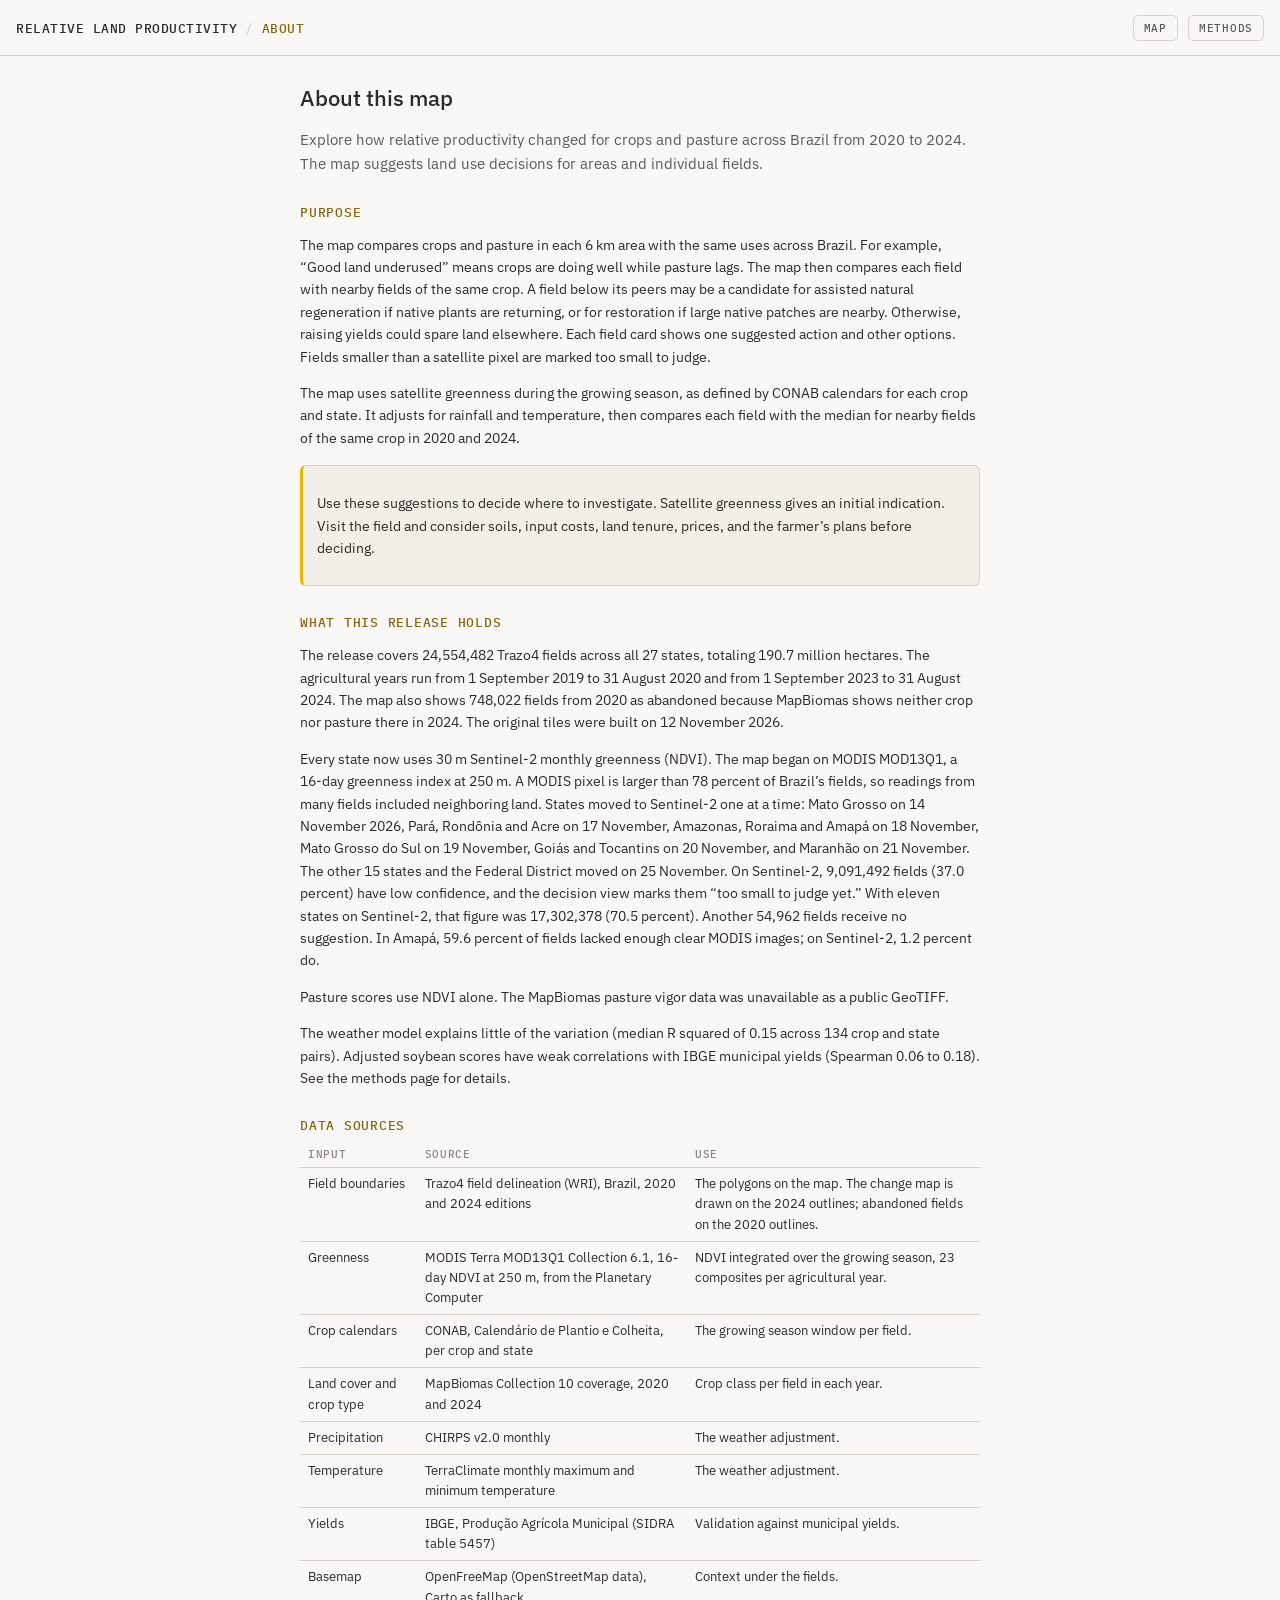
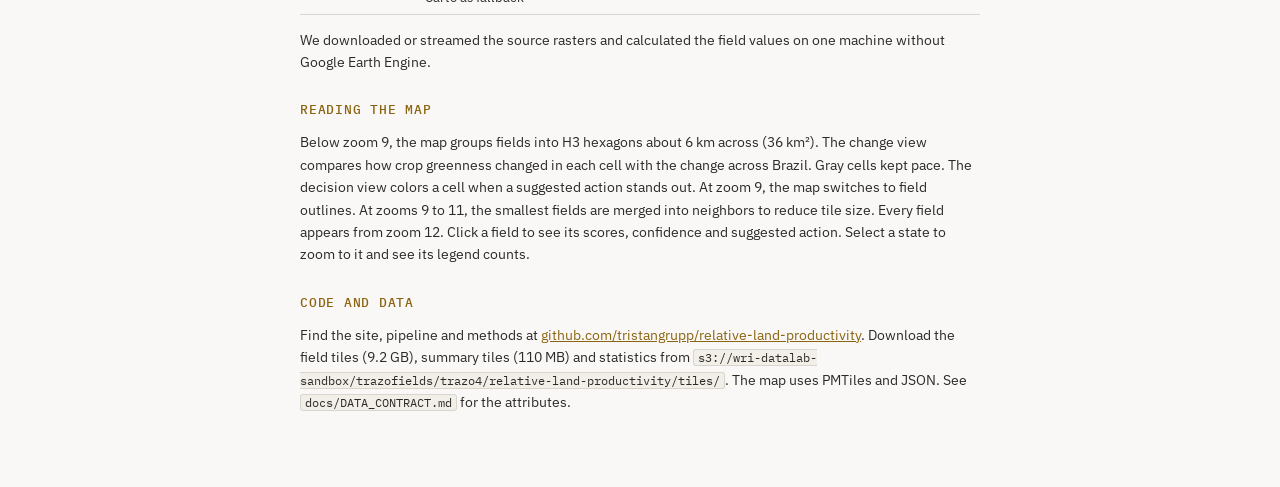
<file: docs/about.html>
<!doctype html>
<html lang="en">
<head>
<meta charset="utf-8">
<meta name="viewport" content="width=device-width,initial-scale=1">
<title>About</title>
<link rel="preconnect" href="https://fonts.googleapis.com">
<link rel="preconnect" href="https://fonts.gstatic.com" crossorigin>
<link rel="stylesheet" href="https://fonts.googleapis.com/css2?family=IBM+Plex+Mono:wght@400;500;600&family=IBM+Plex+Sans:wght@400;500;600&display=swap">
<link rel="stylesheet" href="./style.css?v=2">
</head>
<body>
<header class="header">
  <div class="crumbs">
    <a class="crumb-leaf" href="./" style="text-decoration:none">RELATIVE LAND PRODUCTIVITY</a>
    <span class="crumb-sep">/</span>
    <span class="crumb-mode">ABOUT</span>
  </div>
  <div class="header-right">
    <a class="ghost" href="./"><span>Map</span></a>
    <a class="ghost" href="./methods.html"><span>Methods</span></a>
  </div>
</header>

<main class="page">
  <h1>About this map</h1>
  <p class="lead">Explore how relative productivity changed for crops and pasture across Brazil from 2020 to 2024. The map suggests land use decisions for areas and individual fields.</p>

  <h2>Purpose</h2>
  <p>The map compares crops and pasture in each 6 km area with the same uses across Brazil. For example, “Good land underused” means crops are doing well while pasture lags. The map then compares each field with nearby fields of the same crop. A field below its peers may be a candidate for assisted natural regeneration if native plants are returning, or for restoration if large native patches are nearby. Otherwise, raising yields could spare land elsewhere. Each field card shows one suggested action and other options. Fields smaller than a satellite pixel are marked too small to judge.</p>
  <p>The map uses satellite greenness during the growing season, as defined by CONAB calendars for each crop and state. It adjusts for rainfall and temperature, then compares each field with the median for nearby fields of the same crop in 2020 and 2024.</p>

  <div class="note">
    <p>Use these suggestions to decide where to investigate. Satellite greenness gives an initial indication. Visit the field and consider soils, input costs, land tenure, prices, and the farmer’s plans before deciding.</p>
  </div>

  <h2>What this release holds</h2>
  <p>The release covers 24,554,482 Trazo4 fields across all 27 states, totaling 190.7 million hectares. The agricultural years run from 1 September 2019 to 31 August 2020 and from 1 September 2023 to 31 August 2024. The map also shows 748,022 fields from 2020 as abandoned because MapBiomas shows neither crop nor pasture there in 2024. The original tiles were built on 12 November 2026.</p>
  <p>Every state now uses 30 m Sentinel-2 monthly greenness (NDVI). The map began on MODIS MOD13Q1, a 16-day greenness index at 250 m. A MODIS pixel is larger than 78 percent of Brazil’s fields, so readings from many fields included neighboring land. States moved to Sentinel-2 one at a time: Mato Grosso on 14 November 2026, Pará, Rondônia and Acre on 17 November, Amazonas, Roraima and Amapá on 18 November, Mato Grosso do Sul on 19 November, Goiás and Tocantins on 20 November, and Maranhão on 21 November. The other 15 states and the Federal District moved on 25 November. On Sentinel-2, 9,091,492 fields (37.0 percent) have low confidence, and the decision view marks them “too small to judge yet.” With eleven states on Sentinel-2, that figure was 17,302,378 (70.5 percent). Another 54,962 fields receive no suggestion. In Amapá, 59.6 percent of fields lacked enough clear MODIS images; on Sentinel-2, 1.2 percent do.</p>
  <p>Pasture scores use NDVI alone. The MapBiomas pasture vigor data was unavailable as a public GeoTIFF.</p>
  <p>The weather model explains little of the variation (median R squared of 0.15 across 134 crop and state pairs). Adjusted soybean scores have weak correlations with IBGE municipal yields (Spearman 0.06 to 0.18). See the methods page for details.</p>

  <h2>Data sources</h2>
  <table>
    <tr><th>Input</th><th>Source</th><th>Use</th></tr>
    <tr><td>Field boundaries</td><td>Trazo4 field delineation (WRI), Brazil, 2020 and 2024 editions</td><td>The polygons on the map. The change map is drawn on the 2024 outlines; abandoned fields on the 2020 outlines.</td></tr>
    <tr><td>Greenness</td><td>MODIS Terra MOD13Q1 Collection 6.1, 16-day NDVI at 250 m, from the Planetary Computer</td><td>NDVI integrated over the growing season, 23 composites per agricultural year.</td></tr>
    <tr><td>Crop calendars</td><td>CONAB, Calendário de Plantio e Colheita, per crop and state</td><td>The growing season window per field.</td></tr>
    <tr><td>Land cover and crop type</td><td>MapBiomas Collection 10 coverage, 2020 and 2024</td><td>Crop class per field in each year.</td></tr>
    <tr><td>Precipitation</td><td>CHIRPS v2.0 monthly</td><td>The weather adjustment.</td></tr>
    <tr><td>Temperature</td><td>TerraClimate monthly maximum and minimum temperature</td><td>The weather adjustment.</td></tr>
    <tr><td>Yields</td><td>IBGE, Produção Agrícola Municipal (SIDRA table 5457)</td><td>Validation against municipal yields.</td></tr>
    <tr><td>Basemap</td><td>OpenFreeMap (OpenStreetMap data), Carto as fallback</td><td>Context under the fields.</td></tr>
  </table>
  <p>We downloaded or streamed the source rasters and calculated the field values on one machine without Google Earth Engine.</p>

  <h2>Reading the map</h2>
  <p>Below zoom 9, the map groups fields into H3 hexagons about 6 km across (36 km²). The change view compares how crop greenness changed in each cell with the change across Brazil. Gray cells kept pace. The decision view colors a cell when a suggested action stands out. At zoom 9, the map switches to field outlines. At zooms 9 to 11, the smallest fields are merged into neighbors to reduce tile size. Every field appears from zoom 12. Click a field to see its scores, confidence and suggested action. Select a state to zoom to it and see its legend counts.</p>

  <h2>Code and data</h2>
  <p>Find the site, pipeline and methods at
  <a href="https://github.com/tristangrupp/relative-land-productivity">github.com/tristangrupp/relative-land-productivity</a>.
  Download the field tiles (9.2 GB), summary tiles (110 MB) and statistics from
  <code>s3://wri-datalab-sandbox/trazofields/trazo4/relative-land-productivity/tiles/</code>. The map uses PMTiles and JSON. See <code>docs/DATA_CONTRACT.md</code> for the attributes.</p>
</main>
</body>
</html>
</file>
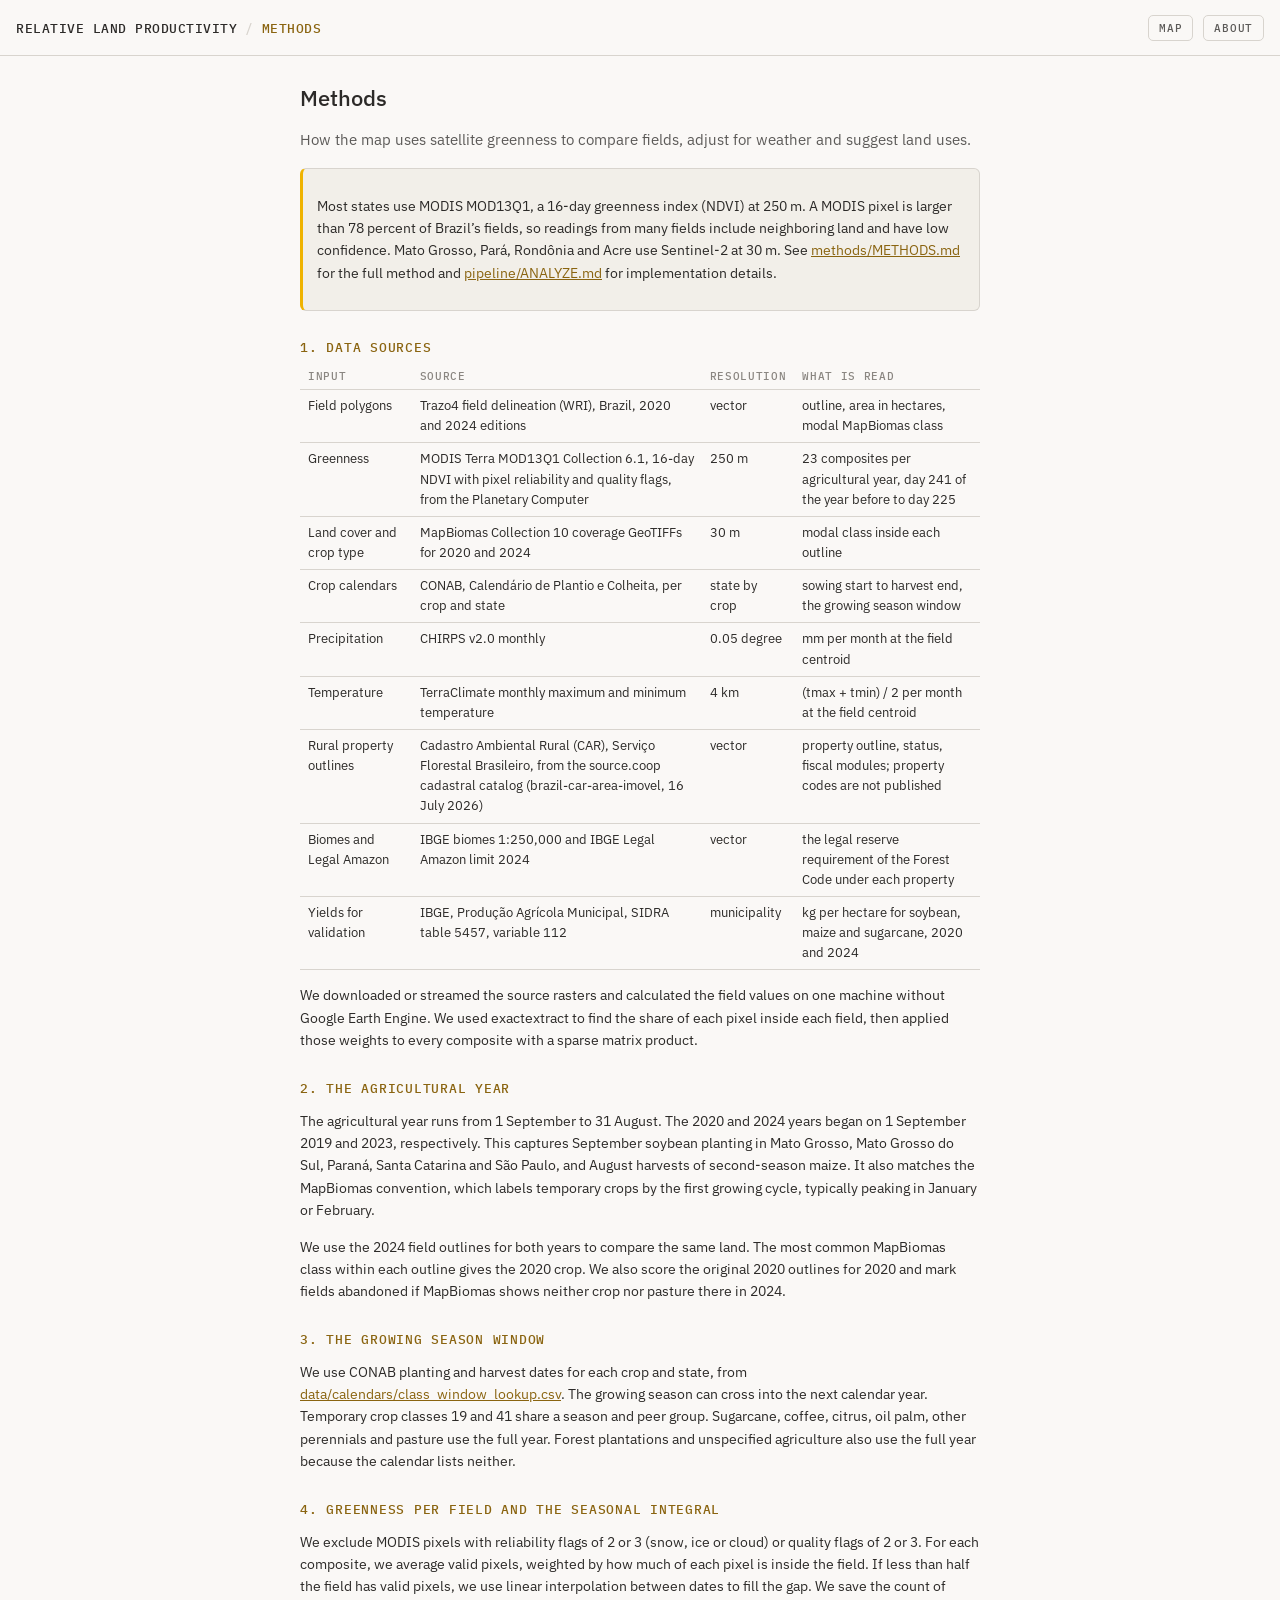
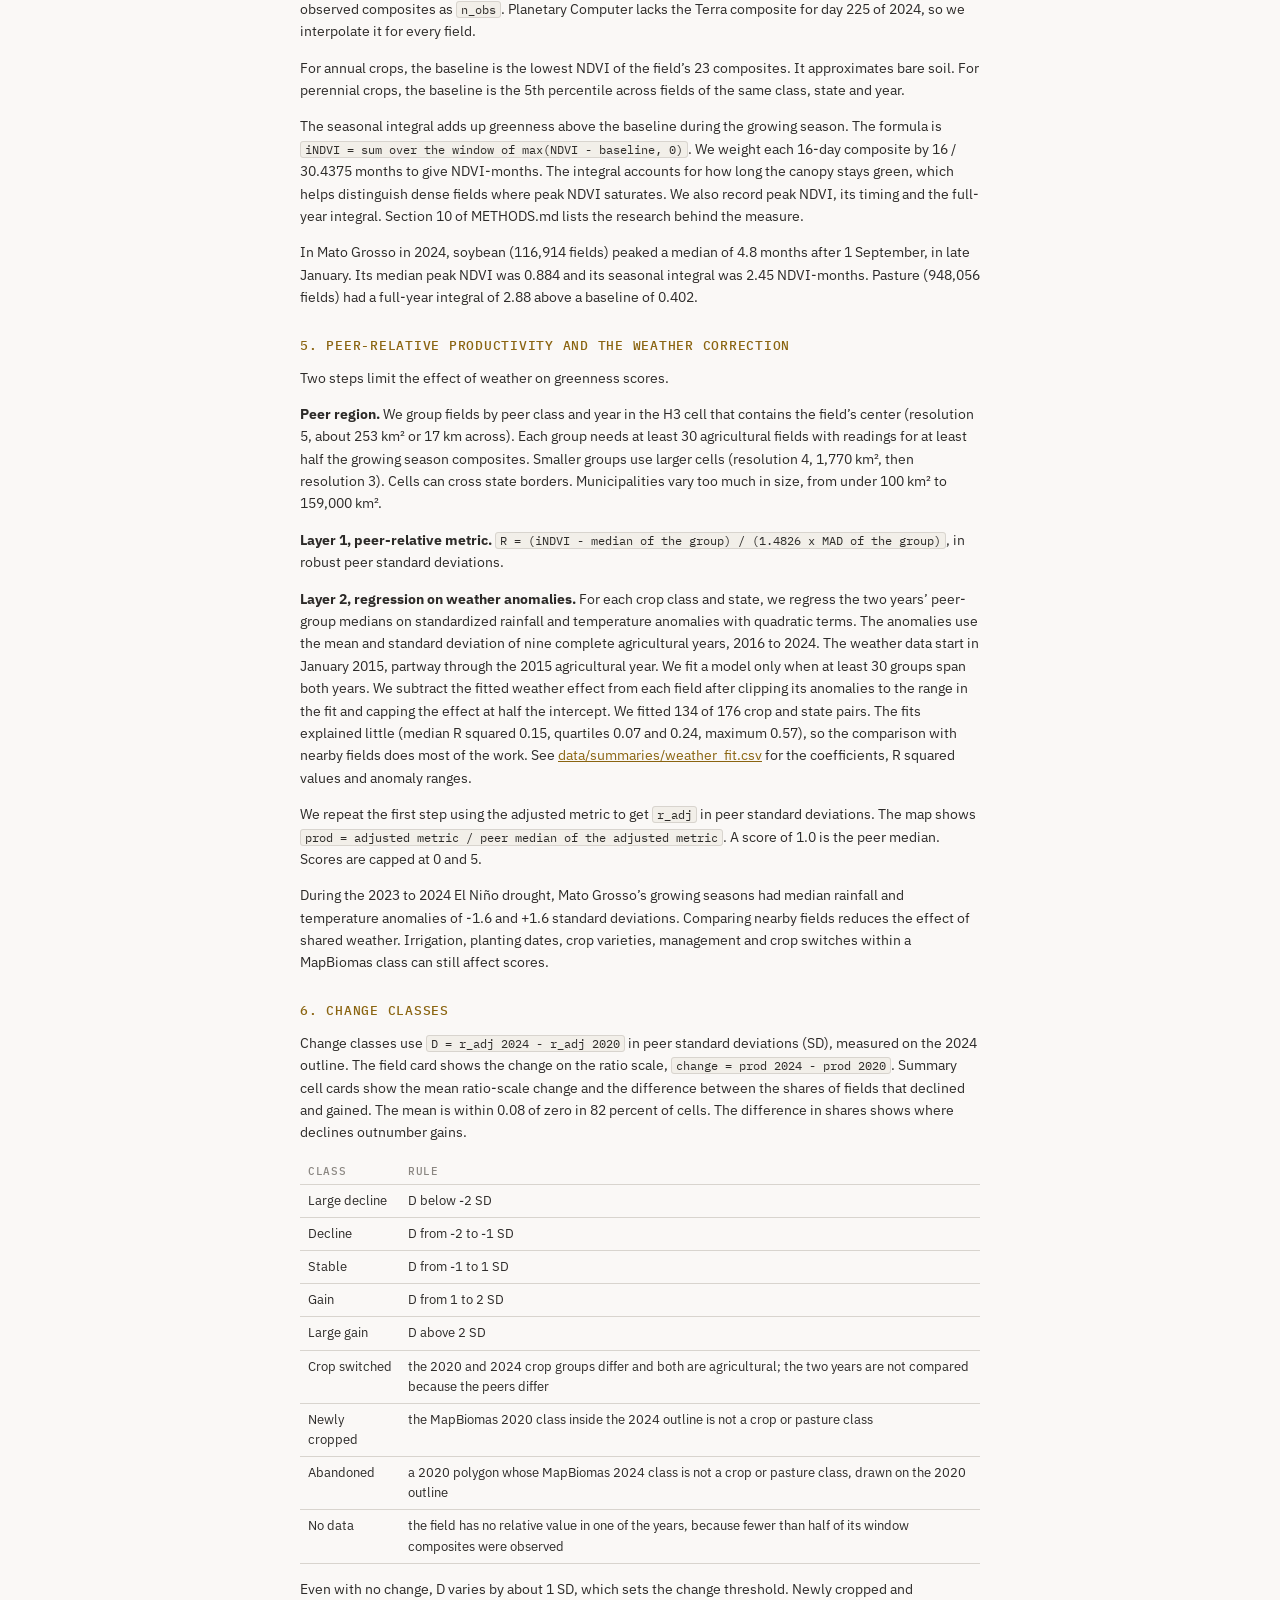
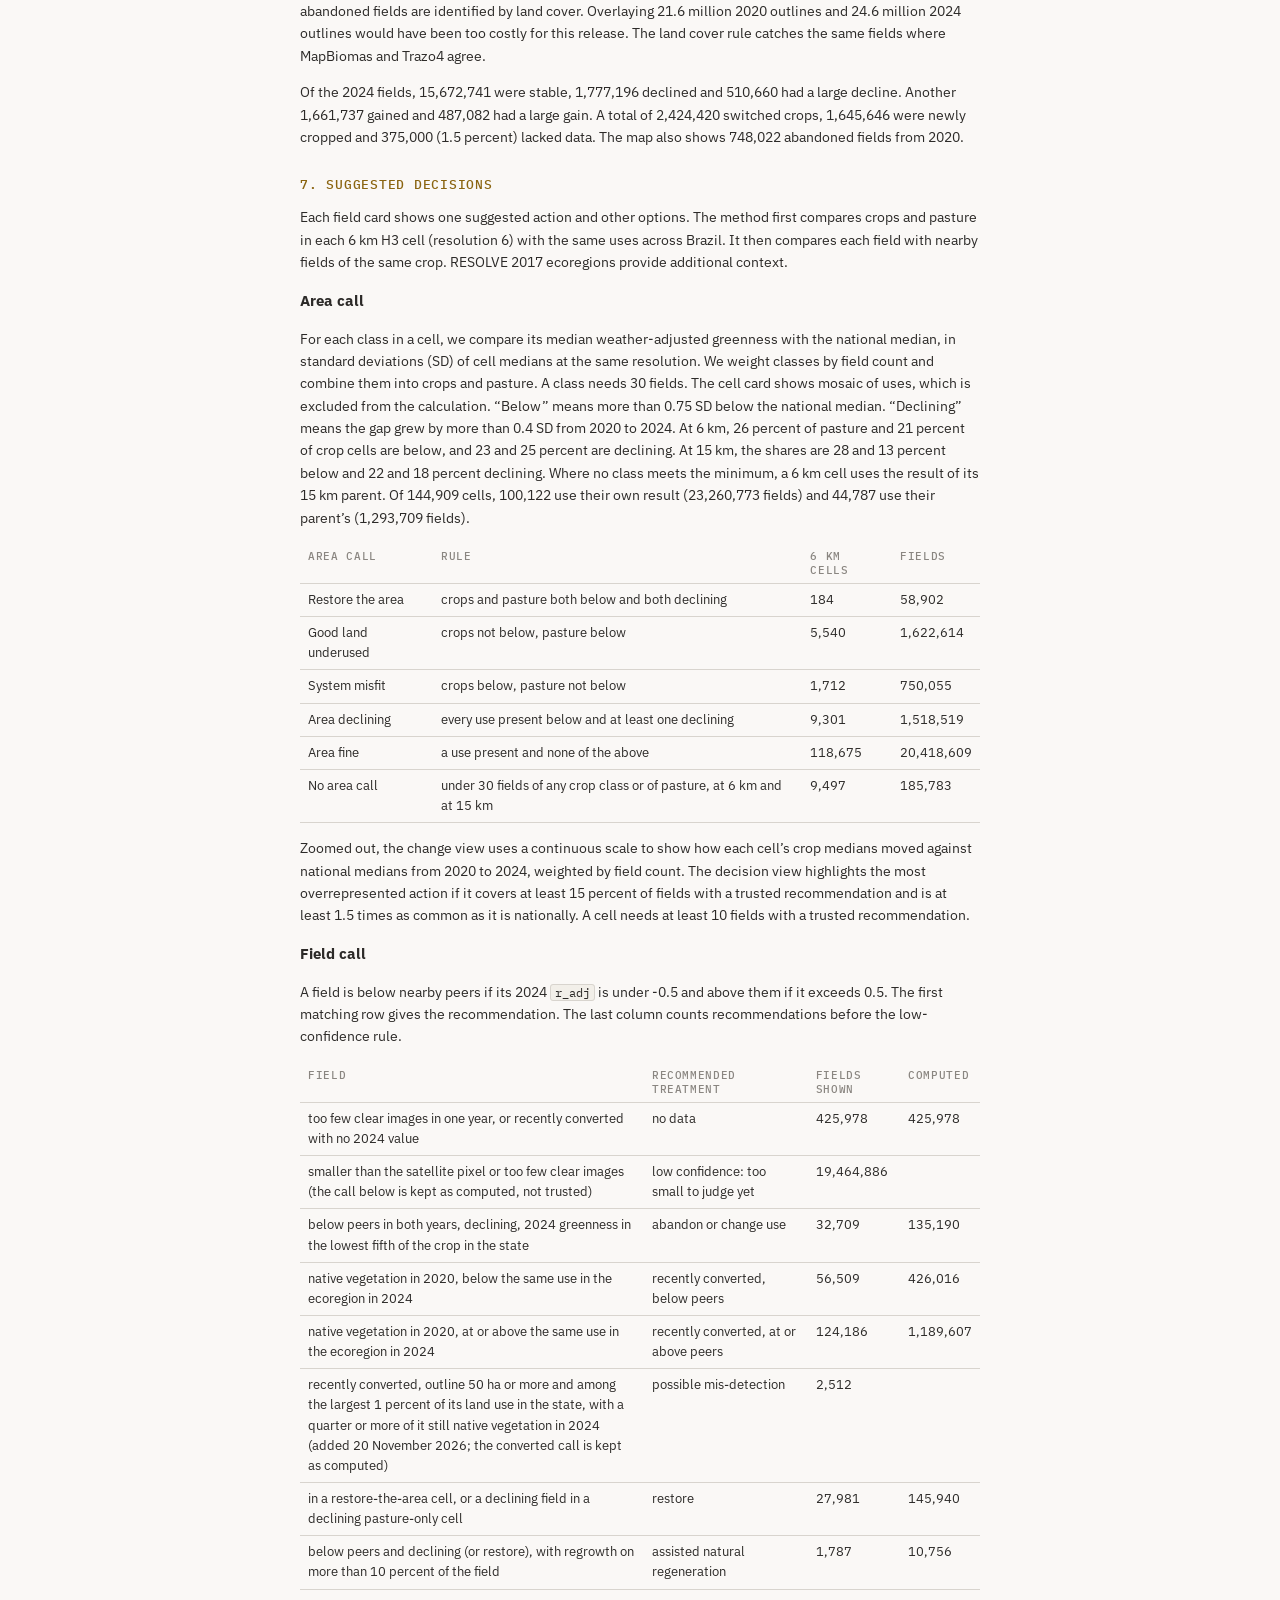
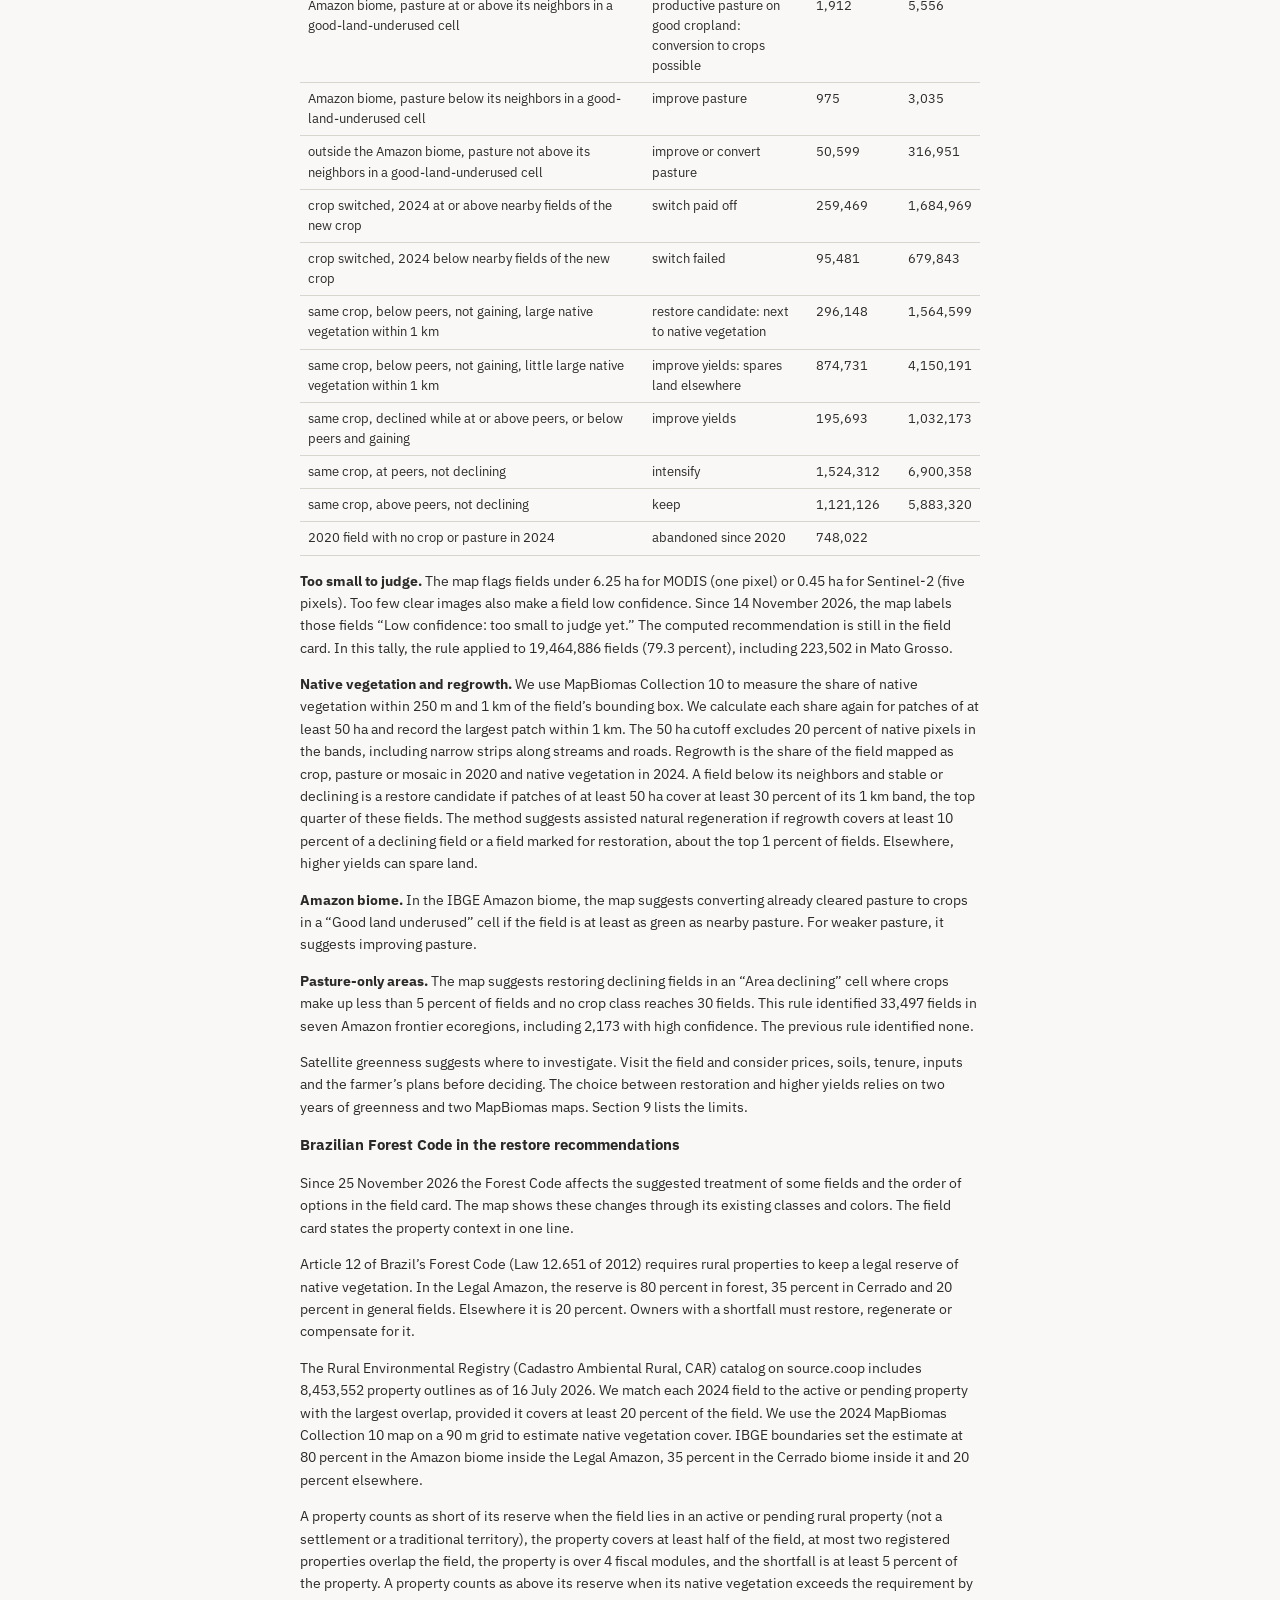
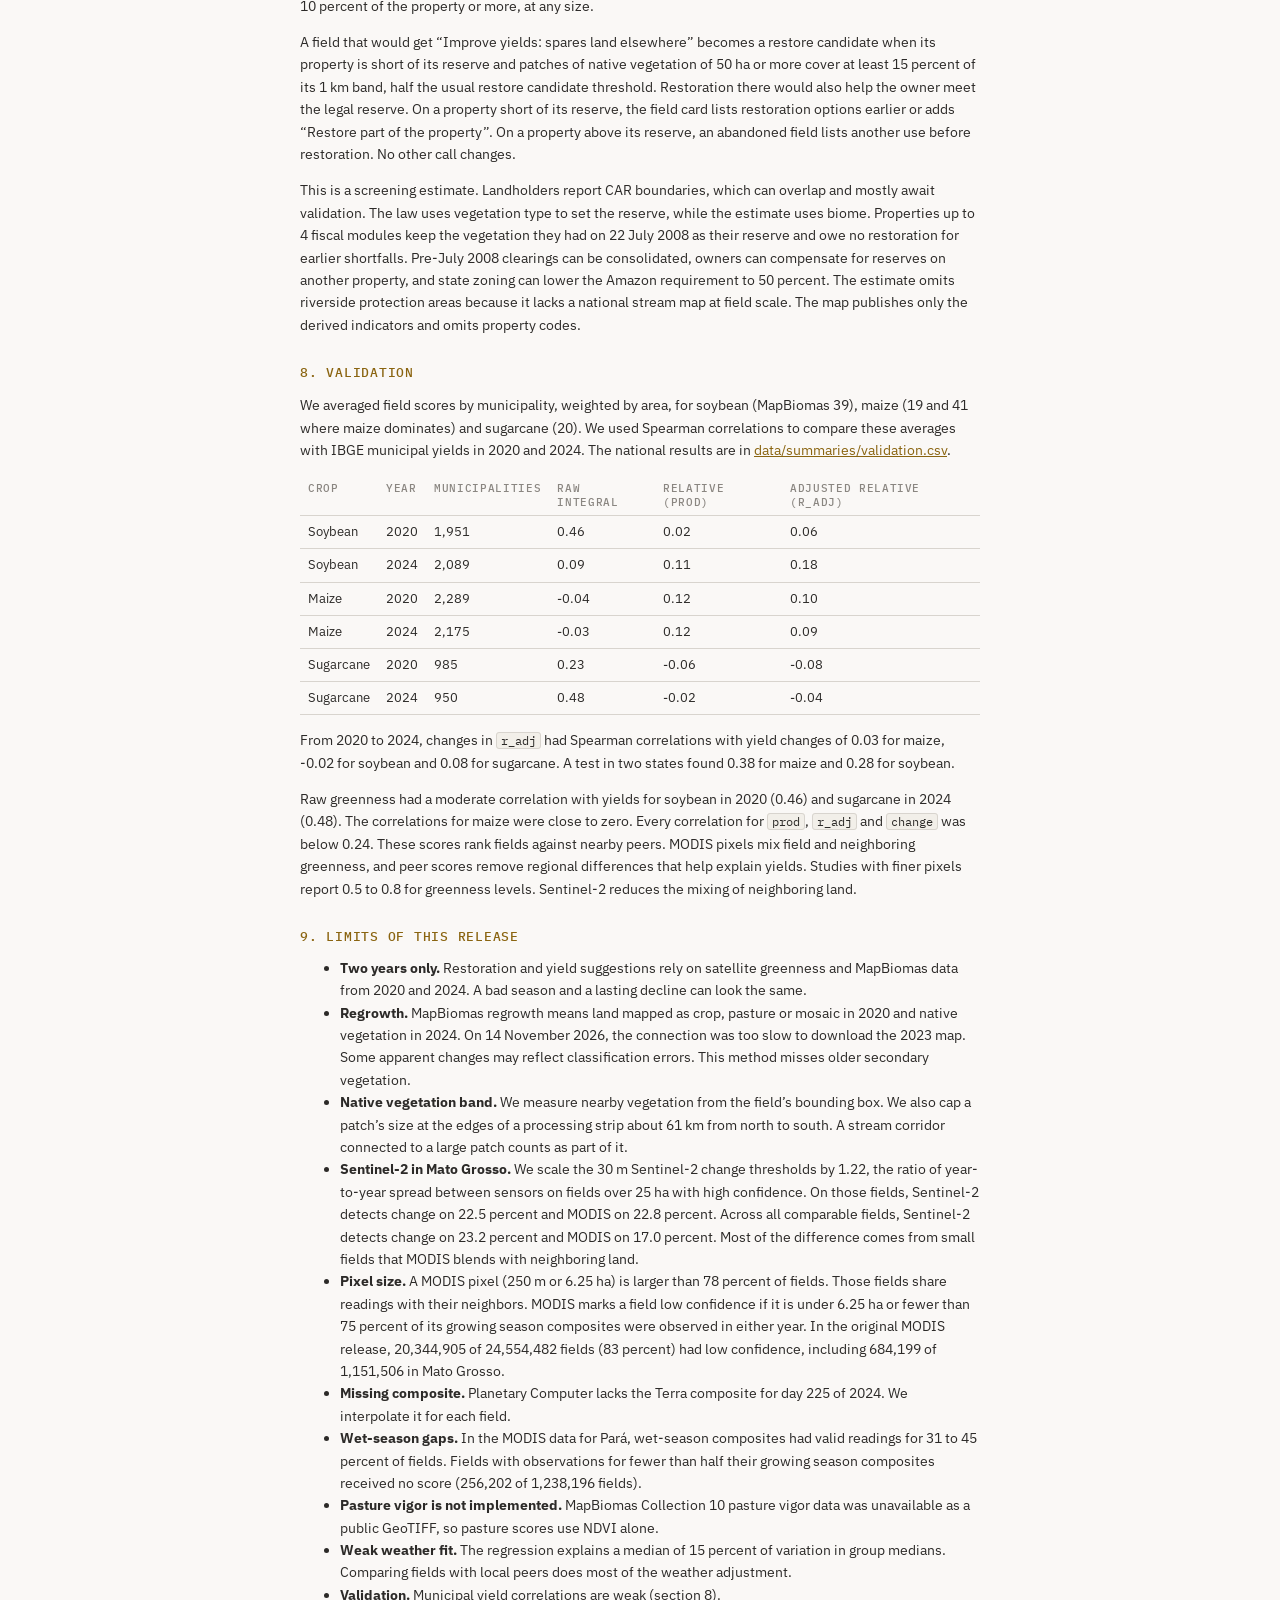
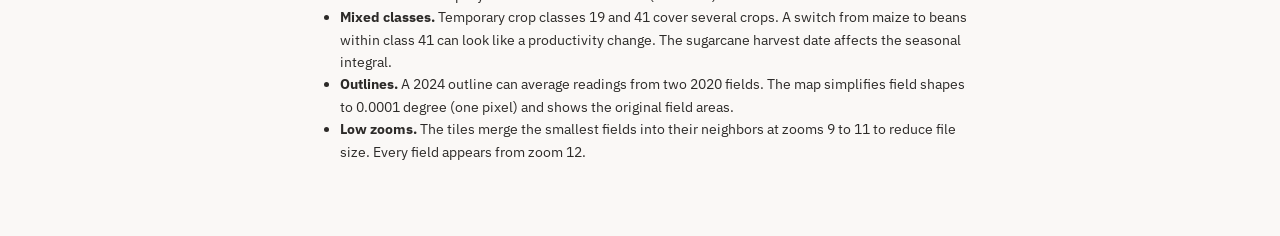
<file: docs/methods.html>
<!doctype html>
<html lang="en">
<head>
<meta charset="utf-8">
<meta name="viewport" content="width=device-width,initial-scale=1">
<title>Methods</title>
<link rel="preconnect" href="https://fonts.googleapis.com">
<link rel="preconnect" href="https://fonts.gstatic.com" crossorigin>
<link rel="stylesheet" href="https://fonts.googleapis.com/css2?family=IBM+Plex+Mono:wght@400;500;600&family=IBM+Plex+Sans:wght@400;500;600&display=swap">
<link rel="stylesheet" href="./style.css?v=2">
</head>
<body>
<header class="header">
  <div class="crumbs">
    <a class="crumb-leaf" href="./" style="text-decoration:none">RELATIVE LAND PRODUCTIVITY</a>
    <span class="crumb-sep">/</span>
    <span class="crumb-mode">METHODS</span>
  </div>
  <div class="header-right">
    <a class="ghost" href="./"><span>Map</span></a>
    <a class="ghost" href="./about.html"><span>About</span></a>
  </div>
</header>

<main class="page">
  <h1>Methods</h1>
  <p class="lead">How the map uses satellite greenness to compare fields, adjust for weather and suggest land uses.</p>

  <div class="note">
    <p>Most states use MODIS MOD13Q1, a 16-day greenness index (NDVI) at 250 m. A MODIS pixel is larger than 78 percent of Brazil’s fields, so readings from many fields include neighboring land and have low confidence. Mato Grosso, Pará, Rondônia and Acre use Sentinel-2 at 30 m. See <a href="https://github.com/tristangrupp/relative-land-productivity/blob/main/methods/METHODS.md">methods/METHODS.md</a> for the full method and <a href="https://github.com/tristangrupp/relative-land-productivity/blob/main/pipeline/ANALYZE.md">pipeline/ANALYZE.md</a> for implementation details.</p>
  </div>

  <h2>1. Data sources</h2>
  <table>
    <tr><th>Input</th><th>Source</th><th>Resolution</th><th>What is read</th></tr>
    <tr><td>Field polygons</td><td>Trazo4 field delineation (WRI), Brazil, 2020 and 2024 editions</td><td>vector</td><td>outline, area in hectares, modal MapBiomas class</td></tr>
    <tr><td>Greenness</td><td>MODIS Terra MOD13Q1 Collection 6.1, 16-day NDVI with pixel reliability and quality flags, from the Planetary Computer</td><td>250 m</td><td>23 composites per agricultural year, day 241 of the year before to day 225</td></tr>
    <tr><td>Land cover and crop type</td><td>MapBiomas Collection 10 coverage GeoTIFFs for 2020 and 2024</td><td>30 m</td><td>modal class inside each outline</td></tr>
    <tr><td>Crop calendars</td><td>CONAB, Calendário de Plantio e Colheita, per crop and state</td><td>state by crop</td><td>sowing start to harvest end, the growing season window</td></tr>
    <tr><td>Precipitation</td><td>CHIRPS v2.0 monthly</td><td>0.05 degree</td><td>mm per month at the field centroid</td></tr>
    <tr><td>Temperature</td><td>TerraClimate monthly maximum and minimum temperature</td><td>4 km</td><td>(tmax + tmin) / 2 per month at the field centroid</td></tr>
    <tr><td>Rural property outlines</td><td>Cadastro Ambiental Rural (CAR), Serviço Florestal Brasileiro, from the source.coop cadastral catalog (brazil-car-area-imovel, 16 July 2026)</td><td>vector</td><td>property outline, status, fiscal modules; property codes are not published</td></tr>
    <tr><td>Biomes and Legal Amazon</td><td>IBGE biomes 1:250,000 and IBGE Legal Amazon limit 2024</td><td>vector</td><td>the legal reserve requirement of the Forest Code under each property</td></tr>
    <tr><td>Yields for validation</td><td>IBGE, Produção Agrícola Municipal, SIDRA table 5457, variable 112</td><td>municipality</td><td>kg per hectare for soybean, maize and sugarcane, 2020 and 2024</td></tr>
  </table>
  <p>We downloaded or streamed the source rasters and calculated the field values on one machine without Google Earth Engine. We used exactextract to find the share of each pixel inside each field, then applied those weights to every composite with a sparse matrix product.</p>

  <h2>2. The agricultural year</h2>
  <p>The agricultural year runs from 1 September to 31 August. The 2020 and 2024 years began on 1 September 2019 and 2023, respectively. This captures September soybean planting in Mato Grosso, Mato Grosso do Sul, Paraná, Santa Catarina and São Paulo, and August harvests of second-season maize. It also matches the MapBiomas convention, which labels temporary crops by the first growing cycle, typically peaking in January or February.</p>
  <p>We use the 2024 field outlines for both years to compare the same land. The most common MapBiomas class within each outline gives the 2020 crop. We also score the original 2020 outlines for 2020 and mark fields abandoned if MapBiomas shows neither crop nor pasture there in 2024.</p>

  <h2>3. The growing season window</h2>
  <p>We use CONAB planting and harvest dates for each crop and state, from <a href="https://github.com/tristangrupp/relative-land-productivity/blob/main/data/calendars/class_window_lookup.csv">data/calendars/class_window_lookup.csv</a>. The growing season can cross into the next calendar year. Temporary crop classes 19 and 41 share a season and peer group. Sugarcane, coffee, citrus, oil palm, other perennials and pasture use the full year. Forest plantations and unspecified agriculture also use the full year because the calendar lists neither.</p>

  <h2>4. Greenness per field and the seasonal integral</h2>
  <p>We exclude MODIS pixels with reliability flags of 2 or 3 (snow, ice or cloud) or quality flags of 2 or 3. For each composite, we average valid pixels, weighted by how much of each pixel is inside the field. If less than half the field has valid pixels, we use linear interpolation between dates to fill the gap. We save the count of observed composites as <code>n_obs</code>. Planetary Computer lacks the Terra composite for day 225 of 2024, so we interpolate it for every field.</p>
  <p>For annual crops, the baseline is the lowest NDVI of the field’s 23 composites. It approximates bare soil. For perennial crops, the baseline is the 5th percentile across fields of the same class, state and year.</p>
  <p>The seasonal integral adds up greenness above the baseline during the growing season. The formula is <code>iNDVI = sum over the window of max(NDVI - baseline, 0)</code>. We weight each 16-day composite by 16 / 30.4375 months to give NDVI-months. The integral accounts for how long the canopy stays green, which helps distinguish dense fields where peak NDVI saturates. We also record peak NDVI, its timing and the full-year integral. Section 10 of METHODS.md lists the research behind the measure.</p>
  <p>In Mato Grosso in 2024, soybean (116,914 fields) peaked a median of 4.8 months after 1 September, in late January. Its median peak NDVI was 0.884 and its seasonal integral was 2.45 NDVI-months. Pasture (948,056 fields) had a full-year integral of 2.88 above a baseline of 0.402.</p>

  <h2>5. Peer-relative productivity and the weather correction</h2>
  <p>Two steps limit the effect of weather on greenness scores.</p>
  <p><b>Peer region.</b> We group fields by peer class and year in the H3 cell that contains the field’s center (resolution 5, about 253 km² or 17 km across). Each group needs at least 30 agricultural fields with readings for at least half the growing season composites. Smaller groups use larger cells (resolution 4, 1,770 km², then resolution 3). Cells can cross state borders. Municipalities vary too much in size, from under 100 km² to 159,000 km².</p>
  <p><b>Layer 1, peer-relative metric.</b> <code>R = (iNDVI - median of the group) / (1.4826 x MAD of the group)</code>, in robust peer standard deviations.</p>
  <p><b>Layer 2, regression on weather anomalies.</b> For each crop class and state, we regress the two years’ peer-group medians on standardized rainfall and temperature anomalies with quadratic terms. The anomalies use the mean and standard deviation of nine complete agricultural years, 2016 to 2024. The weather data start in January 2015, partway through the 2015 agricultural year. We fit a model only when at least 30 groups span both years. We subtract the fitted weather effect from each field after clipping its anomalies to the range in the fit and capping the effect at half the intercept. We fitted 134 of 176 crop and state pairs. The fits explained little (median R squared 0.15, quartiles 0.07 and 0.24, maximum 0.57), so the comparison with nearby fields does most of the work. See <a href="https://github.com/tristangrupp/relative-land-productivity/blob/main/data/summaries/weather_fit.csv">data/summaries/weather_fit.csv</a> for the coefficients, R squared values and anomaly ranges.</p>
  <p>We repeat the first step using the adjusted metric to get <code>r_adj</code> in peer standard deviations. The map shows <code>prod = adjusted metric / peer median of the adjusted metric</code>. A score of 1.0 is the peer median. Scores are capped at 0 and 5.</p>
  <p>During the 2023 to 2024 El Niño drought, Mato Grosso’s growing seasons had median rainfall and temperature anomalies of -1.6 and +1.6 standard deviations. Comparing nearby fields reduces the effect of shared weather. Irrigation, planting dates, crop varieties, management and crop switches within a MapBiomas class can still affect scores.</p>

  <h2>6. Change classes</h2>
  <p>Change classes use <code>D = r_adj 2024 - r_adj 2020</code> in peer standard deviations (SD), measured on the 2024 outline. The field card shows the change on the ratio scale, <code>change = prod 2024 - prod 2020</code>. Summary cell cards show the mean ratio-scale change and the difference between the shares of fields that declined and gained. The mean is within 0.08 of zero in 82 percent of cells. The difference in shares shows where declines outnumber gains.</p>
  <table>
    <tr><th>Class</th><th>Rule</th></tr>
    <tr><td>Large decline</td><td>D below -2 SD</td></tr>
    <tr><td>Decline</td><td>D from -2 to -1 SD</td></tr>
    <tr><td>Stable</td><td>D from -1 to 1 SD</td></tr>
    <tr><td>Gain</td><td>D from 1 to 2 SD</td></tr>
    <tr><td>Large gain</td><td>D above 2 SD</td></tr>
    <tr><td>Crop switched</td><td>the 2020 and 2024 crop groups differ and both are agricultural; the two years are not compared because the peers differ</td></tr>
    <tr><td>Newly cropped</td><td>the MapBiomas 2020 class inside the 2024 outline is not a crop or pasture class</td></tr>
    <tr><td>Abandoned</td><td>a 2020 polygon whose MapBiomas 2024 class is not a crop or pasture class, drawn on the 2020 outline</td></tr>
    <tr><td>No data</td><td>the field has no relative value in one of the years, because fewer than half of its window composites were observed</td></tr>
  </table>
  <p>Even with no change, D varies by about 1 SD, which sets the change threshold. Newly cropped and abandoned fields are identified by land cover. Overlaying 21.6 million 2020 outlines and 24.6 million 2024 outlines would have been too costly for this release. The land cover rule catches the same fields where MapBiomas and Trazo4 agree.</p>
  <p>Of the 2024 fields, 15,672,741 were stable, 1,777,196 declined and 510,660 had a large decline. Another 1,661,737 gained and 487,082 had a large gain. A total of 2,424,420 switched crops, 1,645,646 were newly cropped and 375,000 (1.5 percent) lacked data. The map also shows 748,022 abandoned fields from 2020.</p>

  <h2>7. Suggested decisions</h2>
  <p>Each field card shows one suggested action and other options. The method first compares crops and pasture in each 6 km H3 cell (resolution 6) with the same uses across Brazil. It then compares each field with nearby fields of the same crop. RESOLVE 2017 ecoregions provide additional context.</p>
  <h3>Area call</h3>
  <p>For each class in a cell, we compare its median weather-adjusted greenness with the national median, in standard deviations (SD) of cell medians at the same resolution. We weight classes by field count and combine them into crops and pasture. A class needs 30 fields. The cell card shows mosaic of uses, which is excluded from the calculation. “Below” means more than 0.75 SD below the national median. “Declining” means the gap grew by more than 0.4 SD from 2020 to 2024. At 6 km, 26 percent of pasture and 21 percent of crop cells are below, and 23 and 25 percent are declining. At 15 km, the shares are 28 and 13 percent below and 22 and 18 percent declining. Where no class meets the minimum, a 6 km cell uses the result of its 15 km parent. Of 144,909 cells, 100,122 use their own result (23,260,773 fields) and 44,787 use their parent’s (1,293,709 fields).</p>
  <table>
    <tr><th>Area call</th><th>Rule</th><th>6 km cells</th><th>Fields</th></tr>
    <tr><td>Restore the area</td><td>crops and pasture both below and both declining</td><td>184</td><td>58,902</td></tr>
    <tr><td>Good land underused</td><td>crops not below, pasture below</td><td>5,540</td><td>1,622,614</td></tr>
    <tr><td>System misfit</td><td>crops below, pasture not below</td><td>1,712</td><td>750,055</td></tr>
    <tr><td>Area declining</td><td>every use present below and at least one declining</td><td>9,301</td><td>1,518,519</td></tr>
    <tr><td>Area fine</td><td>a use present and none of the above</td><td>118,675</td><td>20,418,609</td></tr>
    <tr><td>No area call</td><td>under 30 fields of any crop class or of pasture, at 6 km and at 15 km</td><td>9,497</td><td>185,783</td></tr>
  </table>
  <p>Zoomed out, the change view uses a continuous scale to show how each cell’s crop medians moved against national medians from 2020 to 2024, weighted by field count. The decision view highlights the most overrepresented action if it covers at least 15 percent of fields with a trusted recommendation and is at least 1.5 times as common as it is nationally. A cell needs at least 10 fields with a trusted recommendation.</p>
  <h3>Field call</h3>
  <p>A field is below nearby peers if its 2024 <code>r_adj</code> is under -0.5 and above them if it exceeds 0.5. The first matching row gives the recommendation. The last column counts recommendations before the low-confidence rule.</p>
  <table>
    <tr><th>Field</th><th>Recommended treatment</th><th>Fields shown</th><th>Computed</th></tr>
    <tr><td>too few clear images in one year, or recently converted with no 2024 value</td><td>no data</td><td>425,978</td><td>425,978</td></tr>
    <tr><td>smaller than the satellite pixel or too few clear images (the call below is kept as computed, not trusted)</td><td>low confidence: too small to judge yet</td><td>19,464,886</td><td></td></tr>
    <tr><td>below peers in both years, declining, 2024 greenness in the lowest fifth of the crop in the state</td><td>abandon or change use</td><td>32,709</td><td>135,190</td></tr>
    <tr><td>native vegetation in 2020, below the same use in the ecoregion in 2024</td><td>recently converted, below peers</td><td>56,509</td><td>426,016</td></tr>
    <tr><td>native vegetation in 2020, at or above the same use in the ecoregion in 2024</td><td>recently converted, at or above peers</td><td>124,186</td><td>1,189,607</td></tr>
    <tr><td>recently converted, outline 50 ha or more and among the largest 1 percent of its land use in the state, with a quarter or more of it still native vegetation in 2024 (added 20 November 2026; the converted call is kept as computed)</td><td>possible mis-detection</td><td>2,512</td><td></td></tr>
    <tr><td>in a restore-the-area cell, or a declining field in a declining pasture-only cell</td><td>restore</td><td>27,981</td><td>145,940</td></tr>
    <tr><td>below peers and declining (or restore), with regrowth on more than 10 percent of the field</td><td>assisted natural regeneration</td><td>1,787</td><td>10,756</td></tr>
    <tr><td>Amazon biome, pasture at or above its neighbors in a good-land-underused cell</td><td>productive pasture on good cropland: conversion to crops possible</td><td>1,912</td><td>5,556</td></tr>
    <tr><td>Amazon biome, pasture below its neighbors in a good-land-underused cell</td><td>improve pasture</td><td>975</td><td>3,035</td></tr>
    <tr><td>outside the Amazon biome, pasture not above its neighbors in a good-land-underused cell</td><td>improve or convert pasture</td><td>50,599</td><td>316,951</td></tr>
    <tr><td>crop switched, 2024 at or above nearby fields of the new crop</td><td>switch paid off</td><td>259,469</td><td>1,684,969</td></tr>
    <tr><td>crop switched, 2024 below nearby fields of the new crop</td><td>switch failed</td><td>95,481</td><td>679,843</td></tr>
    <tr><td>same crop, below peers, not gaining, large native vegetation within 1 km</td><td>restore candidate: next to native vegetation</td><td>296,148</td><td>1,564,599</td></tr>
    <tr><td>same crop, below peers, not gaining, little large native vegetation within 1 km</td><td>improve yields: spares land elsewhere</td><td>874,731</td><td>4,150,191</td></tr>
    <tr><td>same crop, declined while at or above peers, or below peers and gaining</td><td>improve yields</td><td>195,693</td><td>1,032,173</td></tr>
    <tr><td>same crop, at peers, not declining</td><td>intensify</td><td>1,524,312</td><td>6,900,358</td></tr>
    <tr><td>same crop, above peers, not declining</td><td>keep</td><td>1,121,126</td><td>5,883,320</td></tr>
    <tr><td>2020 field with no crop or pasture in 2024</td><td>abandoned since 2020</td><td>748,022</td><td></td></tr>
  </table>
  <p><b>Too small to judge.</b> The map flags fields under 6.25 ha for MODIS (one pixel) or 0.45 ha for Sentinel-2 (five pixels). Too few clear images also make a field low confidence. Since 14 November 2026, the map labels those fields “Low confidence: too small to judge yet.” The computed recommendation is still in the field card. In this tally, the rule applied to 19,464,886 fields (79.3 percent), including 223,502 in Mato Grosso.</p>
  <p><b>Native vegetation and regrowth.</b> We use MapBiomas Collection 10 to measure the share of native vegetation within 250 m and 1 km of the field’s bounding box. We calculate each share again for patches of at least 50 ha and record the largest patch within 1 km. The 50 ha cutoff excludes 20 percent of native pixels in the bands, including narrow strips along streams and roads. Regrowth is the share of the field mapped as crop, pasture or mosaic in 2020 and native vegetation in 2024. A field below its neighbors and stable or declining is a restore candidate if patches of at least 50 ha cover at least 30 percent of its 1 km band, the top quarter of these fields. The method suggests assisted natural regeneration if regrowth covers at least 10 percent of a declining field or a field marked for restoration, about the top 1 percent of fields. Elsewhere, higher yields can spare land.</p>
  <p><b>Amazon biome.</b> In the IBGE Amazon biome, the map suggests converting already cleared pasture to crops in a “Good land underused” cell if the field is at least as green as nearby pasture. For weaker pasture, it suggests improving pasture.</p>
  <p><b>Pasture-only areas.</b> The map suggests restoring declining fields in an “Area declining” cell where crops make up less than 5 percent of fields and no crop class reaches 30 fields. This rule identified 33,497 fields in seven Amazon frontier ecoregions, including 2,173 with high confidence. The previous rule identified none.</p>
  <p>Satellite greenness suggests where to investigate. Visit the field and consider prices, soils, tenure, inputs and the farmer’s plans before deciding. The choice between restoration and higher yields relies on two years of greenness and two MapBiomas maps. Section 9 lists the limits.</p>
  <h3>Brazilian Forest Code in the restore recommendations</h3>
  <p>Since 25 November 2026 the Forest Code affects the suggested treatment of some fields and the order of options in the field card. The map shows these changes through its existing classes and colors. The field card states the property context in one line.</p>
  <p>Article 12 of Brazil’s Forest Code (Law 12.651 of 2012) requires rural properties to keep a legal reserve of native vegetation. In the Legal Amazon, the reserve is 80 percent in forest, 35 percent in Cerrado and 20 percent in general fields. Elsewhere it is 20 percent. Owners with a shortfall must restore, regenerate or compensate for it.</p>
  <p>The Rural Environmental Registry (Cadastro Ambiental Rural, CAR) catalog on source.coop includes 8,453,552 property outlines as of 16 July 2026. We match each 2024 field to the active or pending property with the largest overlap, provided it covers at least 20 percent of the field. We use the 2024 MapBiomas Collection 10 map on a 90 m grid to estimate native vegetation cover. IBGE boundaries set the estimate at 80 percent in the Amazon biome inside the Legal Amazon, 35 percent in the Cerrado biome inside it and 20 percent elsewhere.</p>
  <p>A property counts as short of its reserve when the field lies in an active or pending rural property (not a settlement or a traditional territory), the property covers at least half of the field, at most two registered properties overlap the field, the property is over 4 fiscal modules, and the shortfall is at least 5 percent of the property. A property counts as above its reserve when its native vegetation exceeds the requirement by 10 percent of the property or more, at any size.</p>
  <p>A field that would get “Improve yields: spares land elsewhere” becomes a restore candidate when its property is short of its reserve and patches of native vegetation of 50 ha or more cover at least 15 percent of its 1 km band, half the usual restore candidate threshold. Restoration there would also help the owner meet the legal reserve. On a property short of its reserve, the field card lists restoration options earlier or adds “Restore part of the property”. On a property above its reserve, an abandoned field lists another use before restoration. No other call changes.</p>
  <p>This is a screening estimate. Landholders report CAR boundaries, which can overlap and mostly await validation. The law uses vegetation type to set the reserve, while the estimate uses biome. Properties up to 4 fiscal modules keep the vegetation they had on 22 July 2008 as their reserve and owe no restoration for earlier shortfalls. Pre-July 2008 clearings can be consolidated, owners can compensate for reserves on another property, and state zoning can lower the Amazon requirement to 50 percent. The estimate omits riverside protection areas because it lacks a national stream map at field scale. The map publishes only the derived indicators and omits property codes.</p>
  <h2>8. Validation</h2>
  <p>We averaged field scores by municipality, weighted by area, for soybean (MapBiomas 39), maize (19 and 41 where maize dominates) and sugarcane (20). We used Spearman correlations to compare these averages with IBGE municipal yields in 2020 and 2024. The national results are in <a href="https://github.com/tristangrupp/relative-land-productivity/blob/main/data/summaries/validation.csv">data/summaries/validation.csv</a>.</p>
  <table>
    <tr><th>Crop</th><th>Year</th><th>Municipalities</th><th>Raw integral</th><th>Relative (prod)</th><th>Adjusted relative (r_adj)</th></tr>
    <tr><td>Soybean</td><td>2020</td><td>1,951</td><td>0.46</td><td>0.02</td><td>0.06</td></tr>
    <tr><td>Soybean</td><td>2024</td><td>2,089</td><td>0.09</td><td>0.11</td><td>0.18</td></tr>
    <tr><td>Maize</td><td>2020</td><td>2,289</td><td>-0.04</td><td>0.12</td><td>0.10</td></tr>
    <tr><td>Maize</td><td>2024</td><td>2,175</td><td>-0.03</td><td>0.12</td><td>0.09</td></tr>
    <tr><td>Sugarcane</td><td>2020</td><td>985</td><td>0.23</td><td>-0.06</td><td>-0.08</td></tr>
    <tr><td>Sugarcane</td><td>2024</td><td>950</td><td>0.48</td><td>-0.02</td><td>-0.04</td></tr>
  </table>
  <p>From 2020 to 2024, changes in <code>r_adj</code> had Spearman correlations with yield changes of 0.03 for maize, -0.02 for soybean and 0.08 for sugarcane. A test in two states found 0.38 for maize and 0.28 for soybean.</p>
  <p>Raw greenness had a moderate correlation with yields for soybean in 2020 (0.46) and sugarcane in 2024 (0.48). The correlations for maize were close to zero. Every correlation for <code>prod</code>, <code>r_adj</code> and <code>change</code> was below 0.24. These scores rank fields against nearby peers. MODIS pixels mix field and neighboring greenness, and peer scores remove regional differences that help explain yields. Studies with finer pixels report 0.5 to 0.8 for greenness levels. Sentinel-2 reduces the mixing of neighboring land.</p>

  <h2>9. Limits of this release</h2>
  <ul>
    <li><b>Two years only.</b> Restoration and yield suggestions rely on satellite greenness and MapBiomas data from 2020 and 2024. A bad season and a lasting decline can look the same.</li>
    <li><b>Regrowth.</b> MapBiomas regrowth means land mapped as crop, pasture or mosaic in 2020 and native vegetation in 2024. On 14 November 2026, the connection was too slow to download the 2023 map. Some apparent changes may reflect classification errors. This method misses older secondary vegetation.</li>
    <li><b>Native vegetation band.</b> We measure nearby vegetation from the field’s bounding box. We also cap a patch’s size at the edges of a processing strip about 61 km from north to south. A stream corridor connected to a large patch counts as part of it.</li>
    <li><b>Sentinel-2 in Mato Grosso.</b> We scale the 30 m Sentinel-2 change thresholds by 1.22, the ratio of year-to-year spread between sensors on fields over 25 ha with high confidence. On those fields, Sentinel-2 detects change on 22.5 percent and MODIS on 22.8 percent. Across all comparable fields, Sentinel-2 detects change on 23.2 percent and MODIS on 17.0 percent. Most of the difference comes from small fields that MODIS blends with neighboring land.</li>
    <li><b>Pixel size.</b> A MODIS pixel (250 m or 6.25 ha) is larger than 78 percent of fields. Those fields share readings with their neighbors. MODIS marks a field low confidence if it is under 6.25 ha or fewer than 75 percent of its growing season composites were observed in either year. In the original MODIS release, 20,344,905 of 24,554,482 fields (83 percent) had low confidence, including 684,199 of 1,151,506 in Mato Grosso.</li>
    <li><b>Missing composite.</b> Planetary Computer lacks the Terra composite for day 225 of 2024. We interpolate it for each field.</li>
    <li><b>Wet-season gaps.</b> In the MODIS data for Pará, wet-season composites had valid readings for 31 to 45 percent of fields. Fields with observations for fewer than half their growing season composites received no score (256,202 of 1,238,196 fields).</li>
    <li><b>Pasture vigor is not implemented.</b> MapBiomas Collection 10 pasture vigor data was unavailable as a public GeoTIFF, so pasture scores use NDVI alone.</li>
    <li><b>Weak weather fit.</b> The regression explains a median of 15 percent of variation in group medians. Comparing fields with local peers does most of the weather adjustment.</li>
    <li><b>Validation.</b> Municipal yield correlations are weak (section 8).</li>
    <li><b>Mixed classes.</b> Temporary crop classes 19 and 41 cover several crops. A switch from maize to beans within class 41 can look like a productivity change. The sugarcane harvest date affects the seasonal integral.</li>
    <li><b>Outlines.</b> A 2024 outline can average readings from two 2020 fields. The map simplifies field shapes to 0.0001 degree (one pixel) and shows the original field areas.</li>
    <li><b>Low zooms.</b> The tiles merge the smallest fields into their neighbors at zooms 9 to 11 to reduce file size. Every field appears from zoom 12.</li>
  </ul>
</main>
</body>
</html>
</file>
<file: docs/style.css>
/* Tokens follow the agriculture-and-drought site, which in turn read them off WRI's
   ai-web-map-exploration build: cream ground, warm ink, hairline rules, IBM Plex Mono for
   structure and Plex Sans for prose, 13px base, 248px nav, 56px header, amber active rail. */

:root {
	color-scheme: light;
	--bg: #faf8f6;
	--card: #f2efe9;
	--line: #d8d4ce;
	--hair: 0.606px;
	--ink: #2c2a28;
	--ink-2: #5c5a58;
	--muted: #8a8681;
	--accent: oklch(0.8 0.17 85);
	--accent-soft: #fdf3dc;
	--accent-ink: #8a6410;
	--err: #b3402f;
	--warn-bg: #fff1c2;
	--warn-line: #e3c25a;
	--mono: "IBM Plex Mono", ui-monospace, SFMono-Regular, Menlo, monospace;
	--sans: "IBM Plex Sans", ui-sans-serif, system-ui, -apple-system, "Segoe UI", sans-serif;
	--h: 56px;
	--sidebar-w: 248px;
	--context-w: 340px;
}

* { box-sizing: border-box; }
html, body { height: 100%; margin: 0; }
body {
	background: var(--bg); color: var(--ink);
	font: 13px/1.55 var(--sans);
	-webkit-font-smoothing: antialiased;
}
body.app { overflow: hidden; }
a { color: var(--accent-ink); }
kbd {
	font: 10.5px var(--mono);
	background: var(--bg); border: 1px solid var(--line); border-bottom-width: 2px;
	border-radius: 4px; padding: 1px 5px; color: var(--ink-2);
}
code {
	font: 11.5px var(--mono); background: var(--card);
	border: var(--hair) solid var(--line); border-radius: 3px; padding: 0 4px;
}
[hidden] { display: none !important; }

/* ---- header ------------------------------------------------------------- */
.header {
	position: fixed; inset: 0 0 auto 0; height: var(--h); z-index: 20;
	display: flex; align-items: center; justify-content: space-between;
	padding: 0 16px; background: var(--bg);
	border-bottom: var(--hair) solid var(--line);
}
/* The title and view name shrink with an ellipsis on narrow screens; DATA POC and its
   info marker always stay visible. */
.crumbs {
	display: flex; align-items: center; min-width: 0; margin-right: 12px;
	font: 500 12.5px var(--mono); letter-spacing: .04em; white-space: nowrap;
}
.crumb-leaf, .crumb-mode { min-width: 0; overflow: hidden; text-overflow: ellipsis; }
.crumb-sep { color: var(--line); margin: 0 8px; flex: none; }
.crumb-leaf { color: var(--ink); flex: 0 1 auto; }
.crumb-mode { color: var(--accent-ink); flex: 0 2 auto; }
.crumb-demo { color: var(--ink); font-weight: 700; flex: none; }
.crumb-info {
	position: relative; flex: none;
	display: inline-flex; align-items: center; justify-content: center;
	width: 14px; height: 14px; margin-left: 6px; padding: 0; border-radius: 50%; cursor: help;
	border: var(--hair) solid var(--ink-2); background: transparent; color: var(--ink-2);
	font: 600 9.5px var(--mono); letter-spacing: 0;
}
.crumb-info:hover, .crumb-info:focus-visible { background: var(--ink); color: var(--bg); outline: none; }
.crumb-tip {
	position: absolute; top: calc(100% + 8px); left: -8px; z-index: 40; display: none;
	width: max-content; max-width: 280px; padding: 8px 10px; border-radius: 5px;
	background: var(--bg); border: var(--hair) solid var(--line); color: var(--ink-2);
	font: 400 12px/1.45 var(--sans); letter-spacing: 0;
	white-space: normal; text-align: left; box-shadow: 0 8px 24px rgba(44, 42, 40, .16);
}
.crumb-info:hover .crumb-tip, .crumb-info:focus .crumb-tip { display: block; }
.header-right { display: flex; align-items: center; gap: 10px; flex: none; }
.badge {
	font: 500 10.5px var(--mono); letter-spacing: .07em; color: var(--accent-ink);
	background: var(--accent-soft); border: var(--hair) solid #e8d5a6;
	border-radius: 4px; padding: 3px 8px; white-space: nowrap;
}
.ghost {
	background: var(--bg); border: var(--hair) solid var(--line); color: var(--ink-2);
	border-radius: 5px; padding: 5px 10px; font: 500 10.5px var(--mono);
	letter-spacing: .07em; cursor: pointer; display: inline-flex; gap: 8px;
	align-items: center; text-decoration: none; text-transform: uppercase;
}
.ghost:hover { color: var(--ink); border-color: var(--ink-2); }
.ghost:focus-visible { outline: 2px solid var(--accent); outline-offset: 2px; }

/* ---- placeholder banner --------------------------------------------------- */
.banner {
	position: fixed; top: var(--h); left: 0; right: 0; z-index: 19;
	background: var(--warn-bg); border-bottom: var(--hair) solid var(--warn-line);
	padding: 7px 16px; font-size: 12.5px; color: #4a3a05;
	display: flex; gap: 14px; align-items: center; flex-wrap: wrap;
}
.banner b { font: 600 11px var(--mono); letter-spacing: .07em; text-transform: uppercase; }
.banner button {
	background: none; border: var(--hair) solid #a98a2a; color: #4a3a05; border-radius: 4px;
	padding: 3px 8px; font: 500 10.5px var(--mono); letter-spacing: .06em; cursor: pointer;
	text-transform: uppercase;
}
body.has-banner { --banner-h: 34px; }
body:not(.has-banner) { --banner-h: 0px; }

/* ---- three-column shell -------------------------------------------------- */
.shell {
	position: fixed; inset: calc(var(--h) + var(--banner-h)) 0 0 0;
	display: grid; grid-template-columns: var(--sidebar-w) minmax(0, 1fr) var(--context-w);
}
.sidebar {
	padding: 12px 0 24px; overflow-y: auto; background: var(--bg);
	border-right: var(--hair) solid var(--line);
}
.group {
	margin: 16px 16px 6px; font: 500 11.2px var(--mono); letter-spacing: .06em;
	color: var(--muted); text-transform: uppercase;
}
.sidebar .group:first-child { margin-top: 4px; }
.view-link {
	display: block; padding: 6px 16px; text-decoration: none; color: inherit;
	border-left: 1.8px solid transparent; cursor: pointer; background: none;
	width: 100%; text-align: left; border-top: 0; border-right: 0; border-bottom: 0;
}
.view-link:hover { background: #f5f2ec; }
.view-link.bold .vt { font-weight: 600; }
.view-link.active { background: var(--card); border-left-color: var(--accent); }
.view-link .vt { display: block; font: 13px var(--mono); color: var(--ink); }
.view-link.active .vt { color: var(--accent-ink); }
.view-link:focus-visible { outline: 2px solid var(--accent); outline-offset: -2px; }

.main { position: relative; }
#map { position: absolute; inset: 0; background: var(--bg); }

.context {
	overflow-y: auto; background: var(--bg);
	border-left: var(--hair) solid var(--line); padding: 14px;
}
.card {
	background: var(--card); border: var(--hair) solid var(--line); border-radius: 6px;
	padding: 14px; margin-bottom: 12px;
}
.card h2 {
	margin: 0 0 8px; font: 500 12.5px var(--mono); letter-spacing: .06em;
	text-transform: uppercase;
}
.card .group { margin: 12px 0 5px; }
.ctxLead { margin: 0 0 6px; color: var(--ink-2); font-size: 12.5px; }
.ctxNote { margin: 8px 0 0; font-size: 11.5px; line-height: 1.45; color: var(--muted); }
select {
	width: 100%; background: var(--bg); color: var(--ink);
	border: var(--hair) solid var(--line); border-radius: 5px; padding: 6px 8px;
	font: 12.5px var(--sans);
}
select:focus-visible { outline: 2px solid var(--accent); outline-offset: 1px; }

/* the one question the active view answers */
.objective {
	margin-bottom: 12px; padding: 12px 14px 10px 13px; border-radius: 6px;
	background: var(--bg); border: var(--hair) solid var(--line);
	border-left: 3px solid var(--accent);
}
.objMode {
	margin: 0 0 4px; font: 500 10.5px var(--mono); letter-spacing: .08em;
	text-transform: uppercase; color: var(--accent-ink);
}
.objQ { margin: 0; font: 500 14px/1.35 var(--sans); color: var(--ink); }
.objScale { margin: 6px 0 0; font: 11px var(--mono); color: var(--muted); }

/* legend */
.legend { margin: 0; padding: 0; list-style: none; }
.legend li {
	display: grid; grid-template-columns: 14px 1fr auto; gap: 8px; align-items: center;
	padding: 3px 0; font-size: 12px;
}
.legend .sw {
	width: 12px; height: 12px; border-radius: 2px; border: var(--hair) solid rgba(44, 42, 40, .35);
}
.legend .n { font: 11px var(--mono); color: var(--ink-2); }
.legend .sub { grid-column: 2 / 4; font-size: 11px; color: var(--muted); margin-top: -3px; }
.legend .lab { display: inline-flex; align-items: center; gap: 5px; }
/* The info marker says there is text to read: hover, focus or tap opens the note. */
.legend .info {
	display: inline-flex; align-items: center; justify-content: center;
	width: 14px; height: 14px; padding: 0; border-radius: 50%; flex: none;
	border: var(--hair) solid var(--ink-2); background: transparent; color: var(--ink-2);
	font: 600 9.5px/1 var(--sans); cursor: help;
}
.legend .info:hover, .legend .info:focus-visible, .legend .info[aria-expanded="true"] {
	background: var(--ink); color: var(--bg); outline: none;
}
.legend .grp {
	display: inline-flex; align-items: center; justify-content: center;
	width: 16px; height: 16px; padding: 0; border-radius: 3px; flex: none; margin-left: 2px;
	border: var(--hair) solid var(--ink-2); background: transparent; color: var(--ink);
	font: 600 12px/1 var(--mono); cursor: pointer;
}
.legend .grp:hover, .legend .grp:focus-visible { background: var(--ink); color: var(--bg); outline: none; }
.legend li.member { padding-left: 14px; }
.legendTip {
	position: fixed; z-index: 40; max-width: 280px; padding: 8px 10px; border-radius: 5px;
	background: var(--bg); border: var(--hair) solid var(--line); color: var(--ink-2);
	font-size: 12px; line-height: 1.45; box-shadow: 0 8px 24px rgba(44, 42, 40, .16);
}
.legendTip b { display: block; color: var(--ink); font: 500 12px var(--mono); margin-bottom: 3px; }
.ramp { margin: 4px 0 2px; }
.ramp .bar { height: 12px; border-radius: 2px; border: var(--hair) solid rgba(44, 42, 40, .35); }
.ramp .ticks { display: flex; justify-content: space-between; font: 10.5px var(--mono); color: var(--ink-2); margin-top: 3px; }
.ramp .ends { display: flex; justify-content: space-between; font-size: 11px; color: var(--muted); margin-top: 1px; }
details.fold { margin-top: 10px; border-top: var(--hair) solid var(--line); padding-top: 8px; }
details.fold summary {
	cursor: pointer; font: 500 11.2px var(--mono); letter-spacing: .06em;
	text-transform: uppercase; color: var(--muted);
}
details.fold p { margin: 8px 0 0; font-size: 12px; line-height: 1.5; color: var(--ink-2); }

/* stats grid and the picked field */
.satToggle { display: flex; align-items: center; gap: 6px; margin-top: 10px; font: 12px var(--mono); color: var(--ink-2); cursor: pointer; }
.mixTitle { margin: 14px 0 6px; font: 500 11px var(--mono); color: var(--ink-2); text-transform: uppercase; letter-spacing: .04em; }
.mix { margin: 0; padding: 0; list-style: none; }
.mix li { display: grid; grid-template-columns: minmax(0, 1.3fr) 1fr 44px; gap: 6px; align-items: center; padding: 2px 0; font-size: 11.5px; }
.mixLab { overflow: hidden; text-overflow: ellipsis; white-space: nowrap; }
.mixBar { height: 8px; background: #efebe4; border-radius: 2px; overflow: hidden; display: block; }
.mixBar span { display: block; height: 100%; }
.mixPct { font: 11px var(--mono); color: var(--ink-2); text-align: right; }
.stats { display: grid; grid-template-columns: 1fr 1fr; gap: 9px 12px; }
.stat .v { font: 600 15px var(--mono); display: block; line-height: 1.15; }
.stat .k { font: 10.5px var(--mono); color: var(--muted); display: block; margin-top: 3px; }
.rows { margin: 0; padding: 0; list-style: none; }
.rows li {
	display: flex; justify-content: space-between; gap: 12px; padding: 4px 0;
	border-bottom: var(--hair) solid var(--line); font-size: 12px;
}
.rows li:last-child { border-bottom: 0; }
.rows .k { color: var(--muted); font: 11px var(--mono); }
.rows .v { text-align: right; }
.chart { display: block; margin-top: 10px; overflow: visible; }
.chart .bar { fill: #5c5a58; }
.chart .bar.y24 { fill: #2c2a28; }
.chart .ref { stroke: var(--ink-2); stroke-width: 1.2; stroke-dasharray: 3 2.5; }
.chart .axis { stroke: var(--line); stroke-width: 1; }
.chart .tick { font: 9.5px var(--mono); fill: var(--muted); }
.chart .val { font: 500 10.5px var(--mono); fill: var(--ink); }
.linkBtn {
	background: none; border: 0; padding: 4px 0; cursor: pointer;
	font: 11px var(--mono); color: var(--muted); text-decoration: underline;
	text-underline-offset: 3px;
}
.linkBtn:hover { color: var(--ink); }
.zoomNote {
	font: 11px var(--mono); color: var(--accent-ink); background: var(--accent-soft);
	border: var(--hair) solid #e8d5a6; border-radius: 4px; padding: 5px 8px; margin-bottom: 10px;
}

/* tooltip and log */
.tip {
	position: fixed; z-index: 30; pointer-events: none; opacity: 0; transition: opacity .1s;
	background: var(--bg); border: var(--hair) solid var(--line); border-radius: 5px;
	padding: 7px 10px; font-size: 12px; max-width: 280px;
	box-shadow: 0 8px 24px rgba(44, 42, 40, .16);
}
.tip b { font: 500 12px var(--mono); }
.tip .r { display: flex; justify-content: space-between; gap: 14px; margin-top: 2px; color: var(--ink-2); font: 11.5px var(--mono); }
.log {
	position: absolute; right: 14px; bottom: 36px; z-index: 10; width: 320px;
	display: flex; flex-direction: column; gap: 6px; pointer-events: none;
}
.log .row {
	background: var(--bg); border: var(--hair) solid var(--line);
	border-left: 2px solid var(--accent); border-radius: 5px; padding: 8px 11px;
	font-size: 12.5px; box-shadow: 0 4px 14px rgba(44, 42, 40, .10);
}
.log .row.err { border-left-color: var(--err); }
.log .row .meta { color: var(--muted); font: 11px var(--mono); margin-top: 2px; }

.maplibregl-ctrl-group { border: var(--hair) solid var(--line) !important; }
.maplibregl-ctrl-attrib { font-size: 10.5px; }

/* ---- narrow screens ------------------------------------------------------- */
@media (max-width: 1100px) {
	.shell { grid-template-columns: var(--sidebar-w) minmax(0, 1fr); grid-template-rows: minmax(0, 1fr) auto; }
	.context { grid-column: 1 / 3; border-left: 0; border-top: var(--hair) solid var(--line); max-height: 40vh; }
}
@media (max-width: 760px) {
	.shell { grid-template-columns: minmax(0, 1fr); grid-template-rows: auto minmax(0, 1fr) auto; }
	.sidebar {
		display: flex; overflow-x: auto; padding: 6px 8px; border-right: 0;
		border-bottom: var(--hair) solid var(--line); gap: 2px;
	}
	.sidebar .group { display: none; }
	.view-link { width: auto; white-space: nowrap; border-left: 0; border-bottom: 2px solid transparent; padding: 6px 10px; }
	.view-link.active { border-bottom-color: var(--accent); }
	.context { grid-column: 1; max-height: 44vh; }
	.header-right .ghost span { display: none; }
	.crumb-mode { display: none; }
	.crumb-sep { display: none; }
	.log { display: none; }
}

/* ---- walkthrough ---------------------------------------------------------- */
.tourBtn {
	display: block; margin: 4px 16px 6px; width: calc(100% - 32px); padding: 7px 10px;
	background: var(--accent-soft); border: var(--hair) solid #e8d5a6; border-radius: 5px;
	color: var(--accent-ink); font: 500 12px var(--mono); letter-spacing: .04em;
	text-align: left; cursor: pointer;
}
.tourBtn:hover { border-color: var(--accent-ink); }
.tourBtn:focus-visible { outline: 2px solid var(--accent); outline-offset: 2px; }
.tour {
	position: absolute; top: 14px; left: 14px; z-index: 12; width: 340px;
	max-height: calc(100% - 60px); display: flex; flex-direction: column;
	background: var(--bg); border: var(--hair) solid var(--line); border-left: 3px solid var(--accent);
	border-radius: 6px; padding: 12px 14px 10px; box-shadow: 0 8px 24px rgba(44, 42, 40, .16);
}
.tourHead { display: flex; justify-content: space-between; align-items: center; gap: 10px; }
.tourCount { font: 500 10.5px var(--mono); letter-spacing: .08em; text-transform: uppercase; color: var(--accent-ink); }
.tourClose {
	background: none; border: 0; padding: 2px 0; cursor: pointer; font: 11px var(--mono);
	color: var(--muted); text-decoration: underline; text-underline-offset: 3px;
}
.tourClose:hover { color: var(--ink); }
.tour h2 { margin: 6px 0 6px; font: 500 15px/1.3 var(--sans); }
.tour p { margin: 0; font-size: 12.5px; line-height: 1.5; color: var(--ink-2); }
/* the caption scrolls inside the card, so Back and Next stay in reach on a short map */
.tour #tourText { overflow-y: auto; min-height: 0; flex: 0 1 auto; }
.tourFoot { display: flex; align-items: center; gap: 8px; margin-top: 12px; }
.tourDots { display: flex; gap: 5px; flex: 1; flex-wrap: wrap; }
.tourDots button {
	width: 9px; height: 9px; padding: 0; border-radius: 50%; cursor: pointer;
	border: var(--hair) solid var(--ink-2); background: transparent;
}
.tourDots button[aria-current="step"] { background: var(--ink); }
.tourDots button:focus-visible { outline: 2px solid var(--accent); outline-offset: 2px; }
.tourNav {
	background: var(--bg); border: var(--hair) solid var(--line); color: var(--ink);
	border-radius: 5px; padding: 5px 12px; font: 500 11px var(--mono); letter-spacing: .05em;
	cursor: pointer;
}
.tourNav.primary { background: var(--ink); border-color: var(--ink); color: var(--bg); }
.tourNav:disabled { opacity: .4; cursor: default; }
.tourNav:focus-visible { outline: 2px solid var(--accent); outline-offset: 2px; }
.tour p.tourKeys { margin-top: 8px; font: 10.5px var(--mono); color: var(--muted); }
@media (max-width: 760px) {
	.tourBtn { display: inline-block; width: auto; margin: 0 6px 0 0; white-space: nowrap; flex: none; padding: 5px 10px; }
	.tour { top: auto; bottom: 8px; left: 8px; right: 8px; width: auto; max-height: 60%; padding: 10px 12px 8px; }
	.tour h2 { font-size: 14px; }
	.tour p { font-size: 12px; }
	.tour p.tourKeys { display: none; }
	.tourFoot { margin-top: 8px; }
	/* while touring, the panel below the map gives the map more room */
	body.touring .context { max-height: 24vh; }
}

/* ---- prose pages (about, methods) ----------------------------------------- */
.page { max-width: 720px; margin: 0 auto; padding: calc(var(--h) + 28px) 20px 60px; }
.page h1 { font: 500 22px/1.3 var(--sans); margin: 0 0 6px; }
.page h2 { font: 500 12.5px var(--mono); letter-spacing: .06em; text-transform: uppercase; margin: 28px 0 8px; color: var(--accent-ink); }
.page p, .page li { font-size: 14px; line-height: 1.6; color: var(--ink); }
.page .lead { color: var(--ink-2); font-size: 15px; }
.page table { border-collapse: collapse; width: 100%; font-size: 13px; }
.page th, .page td { text-align: left; padding: 6px 8px; border-bottom: var(--hair) solid var(--line); vertical-align: top; }
.page th { font: 500 11px var(--mono); letter-spacing: .06em; text-transform: uppercase; color: var(--muted); }
.page .note {
	background: var(--card); border: var(--hair) solid var(--line); border-left: 3px solid var(--accent);
	border-radius: 6px; padding: 12px 14px; margin: 16px 0;
}
</file>
